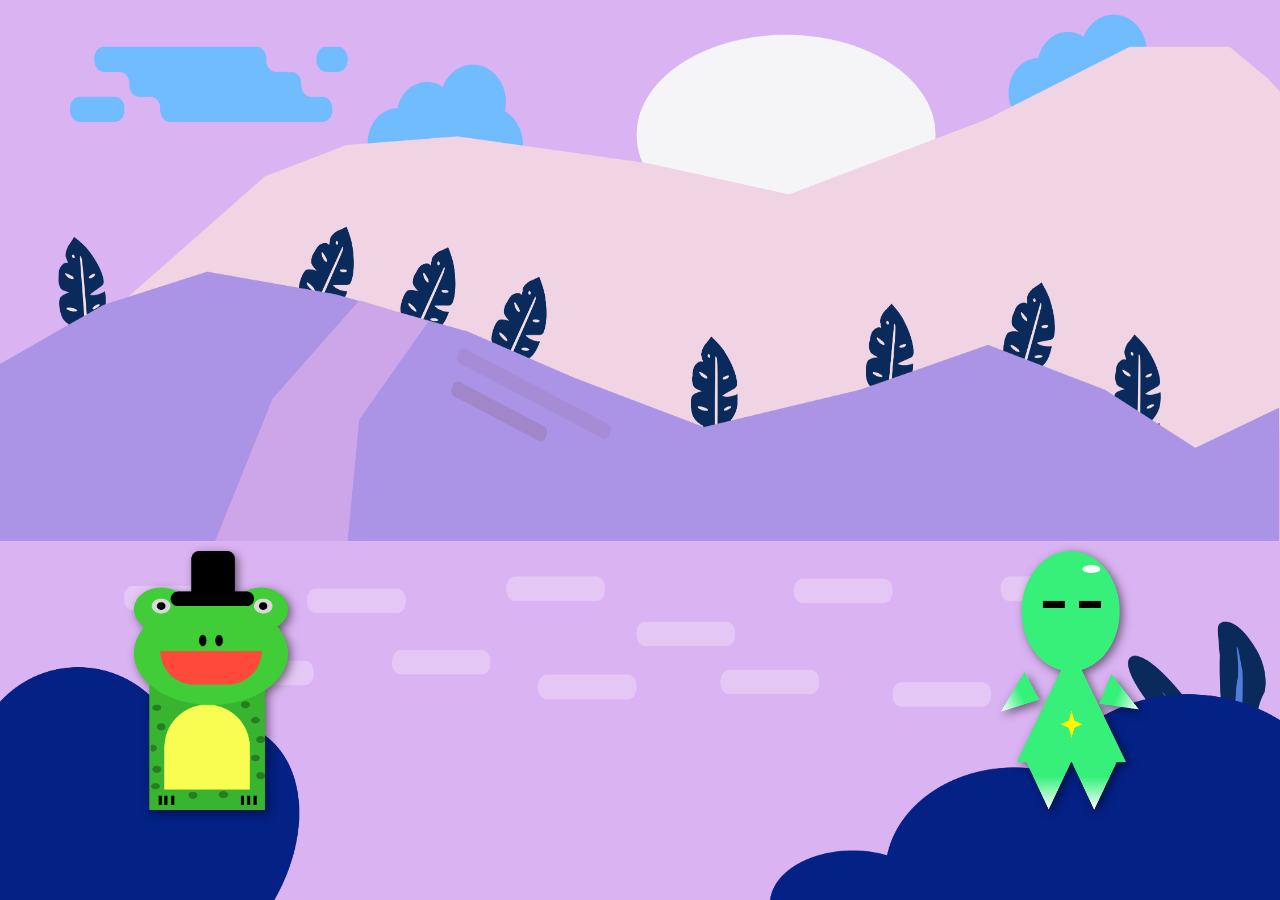
<file: Derde-pagina/html/index.html>
<!DOCTYPE html>
<html lang="en">
<head>
    <meta charset="UTF-8">
    <meta name="viewport" content="width=device-width, initial-scale=1.0">
    <link rel="stylesheet" href="../css/style.css">
    <title>Bos 1</title>
</head>
<body>

    <a href="../../Eerste-pagina/html/index.html" class="full-page-link"></a> <!-- Klikbare laag -->

    <main>
        <div>
            <img src="../../assets/Frame 3.png" id="banner">
        </div>

        <div class="karakters">
            <img src="../../assets/K-Adam.png" id="character-left">
            <img src="../../assets/Seph.png" id="character-right">
        </div>
        
    </main>

    <script src="../js/javascript.js"></script>

</body>
</html>
</file>
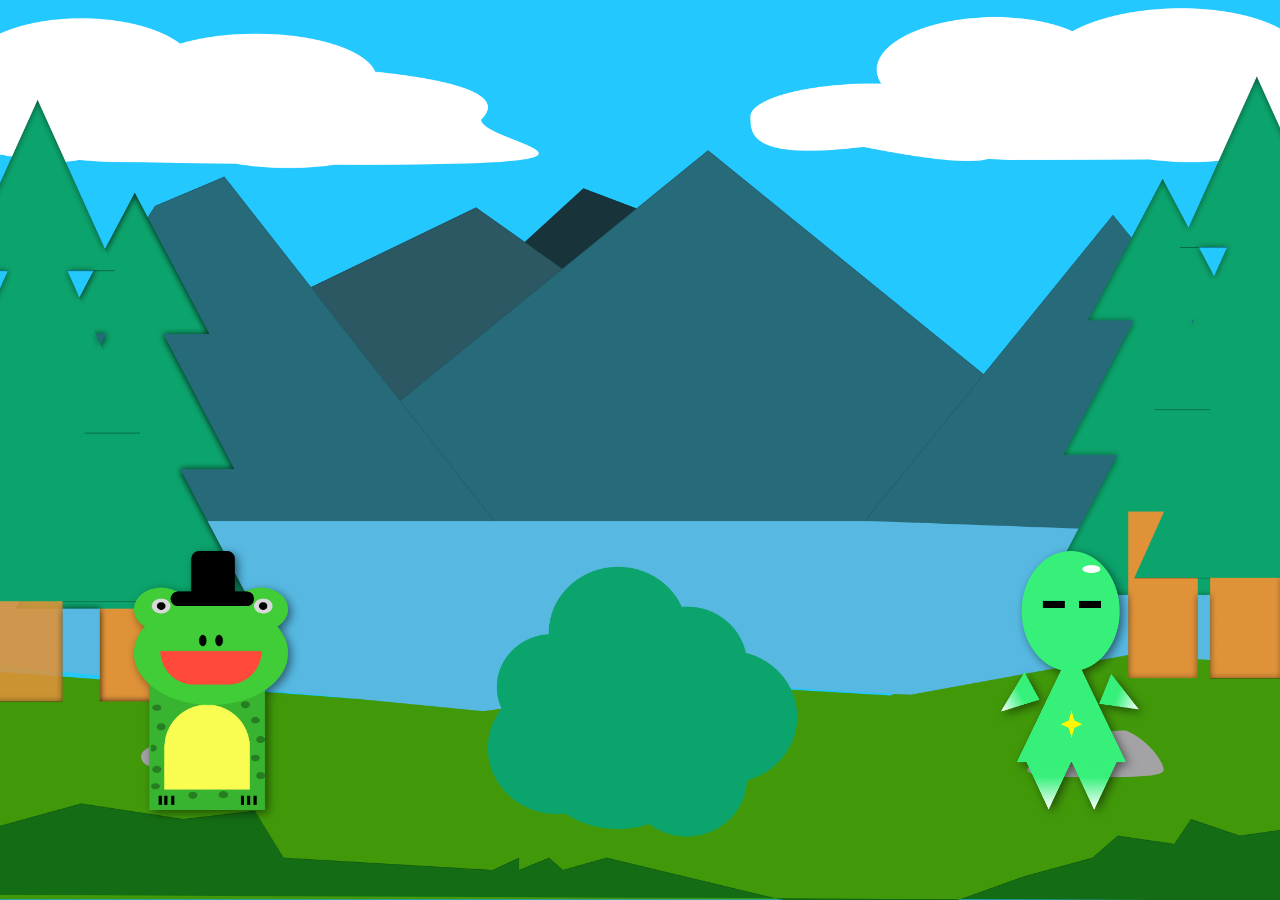
<file: Eerste-pagina/html/index.html>
<!DOCTYPE html>
<html lang="en">
<head>
    <meta charset="UTF-8">
    <meta name="viewport" content="width=device-width, initial-scale=1.0">
    <link rel="stylesheet" href="../css/style.css">
    <title>Bos 1</title>
</head>
<body>

    <a href="../../Tweede-pagina/html/index.html" class="full-page-link"></a> <!-- Klikbare laag -->


    <main>
        <div>
            <img src="../../assets/Frame 2.png" id="banner">
        </div>
    
        <div class="karakters">
            <img src="../../assets/K-Adam.png" id="character-left">
            <img src="../../assets/Seph.png" id="character-right">
        </div>
        
        <img src="../../assets/Sleutel.png" id="key">

    </main>

    <script src="../js/javascript.js" defer></script>

</body>
</html>
</file>
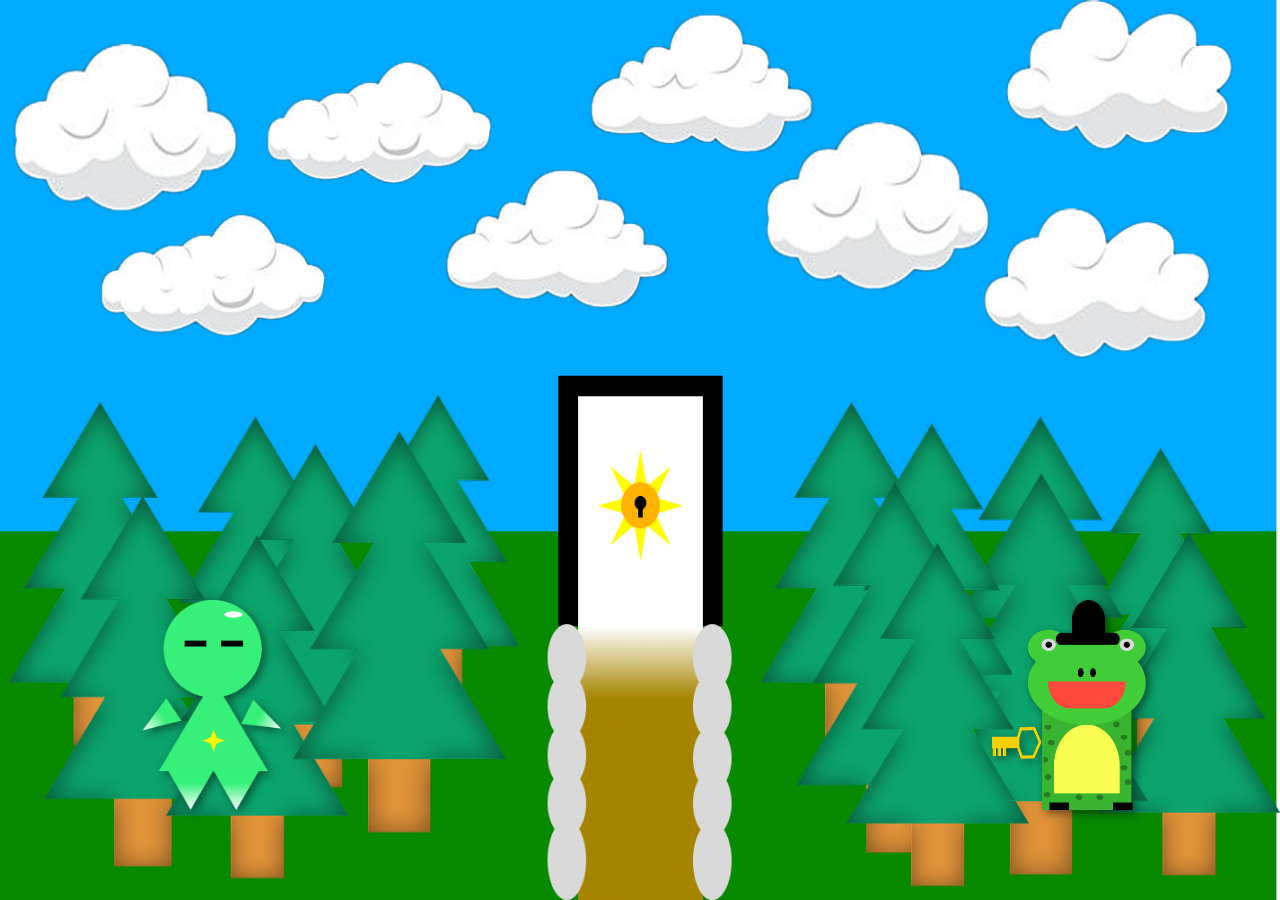
<file: Tweede-pagina/html/index.html>
<!DOCTYPE html>
<html lang="en">
<head>
    <meta charset="UTF-8">
    <meta name="viewport" content="width=device-width, initial-scale=1.0">
    <link rel="stylesheet" href="../css/style.css">
    <title>Bos 2</title>
</head>
<body>

    <a href="../../Derde-pagina/html/index.html" class="full-page-link"></a> <!-- Klikbare laag -->

    <main>
        <div>
            <img src="../../assets/Group 39.png" id="banner">
        </div>

        <div class="karakters">
            <img src="../../assets/Seph.png" id="character-left">
            <img src="../../assets/Group 44.png" id="character-right">
        </div>
        
    </main>

    <script src="../js/javascript.js"></script>

</body>
</html>
</file>
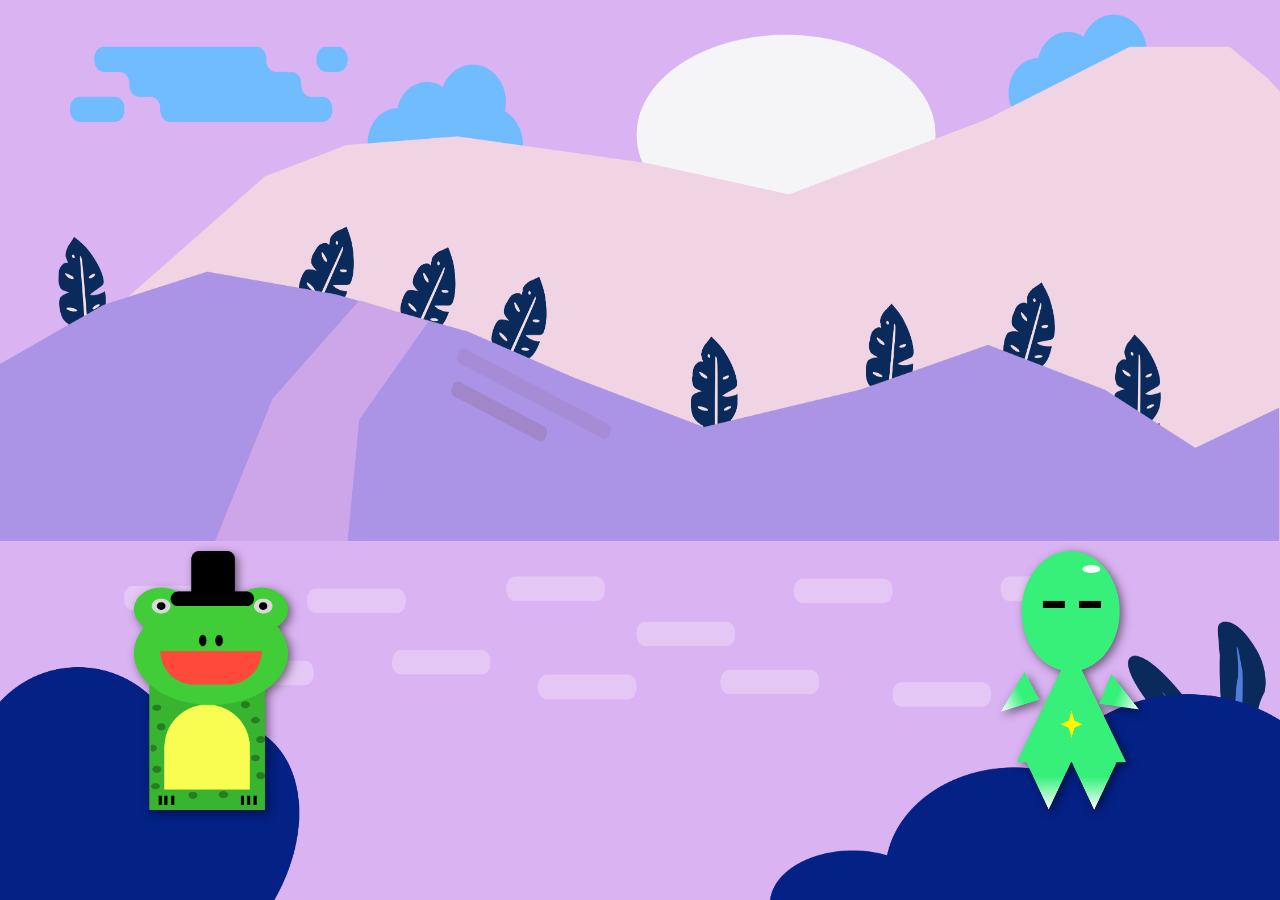
<file: Vierde-pagina/html/index.html>
<!DOCTYPE html>
<html lang="en">
<head>
    <meta charset="UTF-8">
    <meta name="viewport" content="width=device-width, initial-scale=1.0">
    <link rel="stylesheet" href="../css/style.css">
    <title>Bos 4</title>
</head>
<body>

    <a href="../../Eerste-pagina/html/index.html" class="full-page-link"></a> <!-- Klikbare laag -->

    <main>
        <div>
            <img src="../../assets/Frame 3.png" id="banner">
        </div>

        <div class="karakters">
            <img src="../../assets/K-Adam.png" id="character-left">
            <img src="../../assets/Seph.png" id="character-right">
        </div>
        
    </main>

    <script src="../js/javascript.js"></script>

</body>
</html>
</file>
<file: Derde-pagina/css/style.css>
body {
    margin: 0;
    padding: 0;
    overflow: hidden;
}

.full-page-link {
    position: absolute;
    top: 0;
    left: 0;
    width: 100%;
    height: 100%;
    z-index: 10;
}

#banner {
    width: 100vw;
    height: 100vh;
    display: block;
    position: relative;
}

.karakters {
    position: absolute;
    bottom: 10%; /* Zorgt dat ze op de grond staan */
    width: 100%;
    display: flex;
    justify-content: center; /* Plaatst alles in het midden */
    gap: 15%; /* Ruimte tussen de karakters */
}

.karakters img {
    width: 12%; /* Niet te groot */
    max-width: 180px;
    filter: drop-shadow(3px 3px 5px rgba(0, 0, 0, 0.5)); /* Zorgt dat ze beter zichtbaar zijn */
    position: relative;
}

/* Startpositie */
#character-left {
    left: -20%; /* Start buiten beeld links */
    animation: walk-left 3s forwards ease-in-out;
}

#character-right {
    right: -20%; /* Start buiten beeld rechts */
    animation: walk-right 3s forwards ease-in-out;
}

/* Animatie naar de struik */
@keyframes walk-left {
    0% { left: -20%; opacity: 0; }
    100% { left: 0%; opacity: 1; }
}

@keyframes walk-right {
    0% { right: -20%; opacity: 0; }
    100% { right: 0%; opacity: 1; }
}
</file>
<file: Eerste-pagina/css/style.css>
body {
    margin: 0;
    padding: 0;
    overflow: hidden;
}

.full-page-link {
    position: absolute;
    top: 0;
    left: 0;
    width: 100%;
    height: 100%;
    z-index: 10;
}

#banner {
    width: 100vw;
    height: 100vh;
    display: block;
    position: relative;
}

.karakters {
    position: absolute;
    bottom: 10%; /* Zorgt dat ze op de grond staan */
    width: 100%;
    display: flex;
    justify-content: center; /* Plaatst alles in het midden */
    gap: 15%; /* Ruimte tussen de karakters */
}

.karakters img {
    width: 12%; /* Niet te groot */
    max-width: 180px;
    filter: drop-shadow(3px 3px 5px rgba(0, 0, 0, 0.5)); /* Zorgt dat ze beter zichtbaar zijn */
    position: relative;
}

/* Startpositie */
#character-left {
    left: -20%; /* Start buiten beeld links */
    animation: walk-left 3s forwards ease-in-out;
}

#character-right {
    right: -20%; /* Start buiten beeld rechts */
    animation: walk-right 3s forwards ease-in-out;
}

/* Animatie naar de struik */
@keyframes walk-left {
    0% { left: -20%; opacity: 0; }
    100% { left: 0%; opacity: 1; }
}

@keyframes walk-right {
    0% { right: -20%; opacity: 0; }
    100% { right: 0%; opacity: 1; }
}

#key {
    position: absolute;
    bottom: 10%; /* Begint laag in de struik */
    left: 50%;
    transform: translateX(-50%);
    width: 10%; /* Iets groter */
    max-width: 120px;
    opacity: 0;
    z-index: 6;
}

/* Sleutel beweegt omhoog uit de struik */
@keyframes move-up {
    0% { bottom: 10%; }
    100% { bottom: 35%; } /* Gaat boven de struik zweven */
}

/* Sleutel zweeft zachtjes op en neer */
@keyframes float-key {
    0% { transform: translateX(-50%) translateY(0); }
    50% { transform: translateX(-50%) translateY(-10px); }
    100% { transform: translateX(-50%) translateY(0); }
}
</file>
<file: Tweede-pagina/css/style.css>
body {
    margin: 0;
    padding: 0;
    overflow: hidden;
}

.full-page-link {
    position: absolute;
    top: 0;
    left: 0;
    width: 100%;
    height: 100%;
    z-index: 10;
}

#banner {
    width: 100vw;
    height: 100vh;
    display: block;
    position: relative;
}

.karakters {
    position: absolute;
    bottom: 10%;
    width: 100%;
    display: flex;
    justify-content: center;
    gap: 15%;
}

.karakters img {
    width: 12%;
    max-width: 180px;
    filter: drop-shadow(3px 3px 5px rgba(0, 0, 0, 0.5));
    position: relative;
}

#character-left {
    left: -20%;
    animation: walk-left 3s forwards ease-in-out;
}

#character-right {
    right: -20%;
    animation: walk-right 3s forwards ease-in-out;
}

@keyframes walk-left {
    0% { left: -20%; opacity: 0; }
    100% { left: 0%; opacity: 1; }
}

@keyframes walk-right {
    0% { right: -20%; opacity: 0; }
    100% { right: 0%; opacity: 1; }
}
</file>
<file: Vierde-pagina/css/style.css>
body {
    margin: 0;
    padding: 0;
    overflow: hidden;
}

.full-page-link {
    position: absolute;
    top: 0;
    left: 0;
    width: 100%;
    height: 100%;
    z-index: 10;
}

#banner {
    width: 100vw;
    height: 100vh;
    display: block;
    position: relative;
}

.karakters {
    position: absolute;
    bottom: 10%; /* Zorgt dat ze op de grond staan */
    width: 100%;
    display: flex;
    justify-content: center; /* Plaatst alles in het midden */
    gap: 15%; /* Ruimte tussen de karakters */
}

.karakters img {
    width: 12%; /* Niet te groot */
    max-width: 180px;
    filter: drop-shadow(3px 3px 5px rgba(0, 0, 0, 0.5)); /* Zorgt dat ze beter zichtbaar zijn */
    position: relative;
}

/* Startpositie */
#character-left {
    left: -20%; /* Start buiten beeld links */
    animation: walk-left 3s forwards ease-in-out;
}

#character-right {
    right: -20%; /* Start buiten beeld rechts */
    animation: walk-right 3s forwards ease-in-out;
}

/* Animatie naar de struik */
@keyframes walk-left {
    0% { left: -20%; opacity: 0; }
    100% { left: 0%; opacity: 1; }
}

@keyframes walk-right {
    0% { right: -20%; opacity: 0; }
    100% { right: 0%; opacity: 1; }
}
</file>
